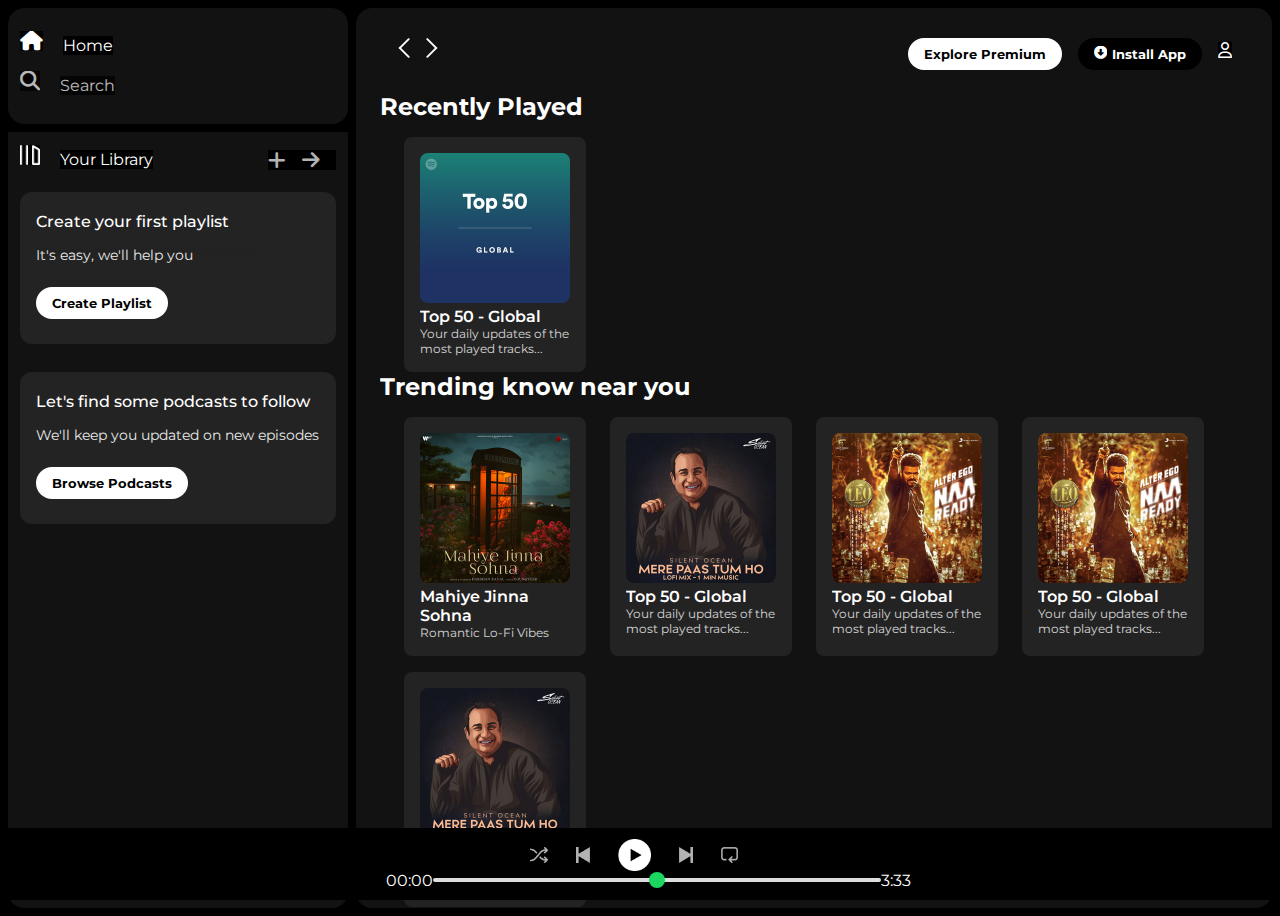
<file: index.html>
<!DOCTYPE html>
<html lang="en">

<head>
    <meta charset="UTF-8">
    <meta name="viewport" content="width=device-width, initial-scale=1.0">

    <link rel="icon" href="./assets/logo.png"> <!-- spotify icon  -->
    <title>Spotify - Web Player: Music for everyone</title>
    <!-- google font Montserrat  -->
    <link rel="preconnect" href="https://fonts.googleapis.com">
    <link rel="preconnect" href="https://fonts.gstatic.com" crossorigin>
    <link href="https://fonts.googleapis.com/css2?family=Montserrat:ital,wght@0,100..900;1,100..900&display=swap"
        rel="stylesheet">
    <!-- font-awesome cdn link  -->
    <link rel="stylesheet" href="https://cdnjs.cloudflare.com/ajax/libs/font-awesome/6.7.2/css/all.min.css"
        integrity="sha512-Evv84Mr4kqVGRNSgIGL/F/aIDqQb7xQ2vcrdIwxfjThSH8CSR7PBEakCr51Ck+w+/U6swU2Im1vVX0SVk9ABhg=="
        crossorigin="anonymous" referrerpolicy="no-referrer" />
    <!-- bootstrap cdn link  -->

    <link rel="stylesheet" href="style.css">
</head>

<body>
    <div class="main">

        <div class="sidebar">
            <div class="nav">
                <div class="nav-option" style="opacity: 1;">
                    <i class="fa-solid fa-house"></i>
                    <a href="#">Home</a>
                </div>
                <div class="nav-option">
                    <i class="fa-solid fa-magnifying-glass"></i>
                    <a href="#">Search</a>
                </div>
            </div>
            <div class="library">
                <div class="options">
                    <div class="lib-option nav-option" style="opacity: 1;">
                        <img src="./assets/library_icon.png" alt="">
                        <a href="#">Your Library</a>
                    </div>
                    <div class="icons">
                        <i class="fa-solid fa-plus"></i>
                        <i class="fa-solid fa-arrow-right"></i>
                    </div>
                </div>
                <div class="lib-box">
                    <div class="box">
                        <p class="box-p1">Create your first playlist</p>
                        <p class="box-p2">It's easy, we'll help you</p>
                        <button class="badge">Create Playlist</button>
                    </div>
                    <div class="box">
                        <p class="box-p1">Let's find some podcasts to follow</p>
                        <p class="box-p2">We'll keep you updated on new episodes</p>
                        <button class="badge">Browse Podcasts</button>
                    </div>

                </div>
            </div>
        </div>

        <div class="main-content">
            <div class="sticky-nav">
                <div class="sticky-nav-icons">
                    <img src="./assets/backward_icon.png" alt="">
                    <img src="./assets/forward_icon.png" alt="" class="hide">
                </div>
                <div class="sticky-nav-options">
                    <button class="badge nav-item hide">Explore Premium</button>
                    <button class="badge nav-item dark-badge"><i class="fa-solid fa-circle-down"
                            style="margin-right: 5px;"></i>Install App</button>
                    <i class="fa-regular fa-user nav-item"></i>
                </div>


            </div>


            <h2>Recently Played</h2>
            <div class="cards-container">
                <div class="card">
                    <img src="./assets/card1img.jpeg" class="card-img">
                    <p class="card-title">Top 50 - Global
                    </p>
                    <p class="card-info">Your daily updates of the most played tracks...</p>
                </div>
            </div>

            <h2>Trending know near you</h2>
            <div class="cards-container">
                <div class="card">
                    <img src="./assets/card2img.jpeg" class="card-img">
                    <p class="card-title">Mahiye Jinna Sohna</p>
                    <p class="card-info">Romantic Lo-Fi Vibes</p>
                </div>
                <div class="card">
                    <img src="./assets/card3img.jpeg" class="card-img">
                    <p class="card-title">Top 50 - Global</p>
                    <p class="card-info">Your daily updates of the most played tracks...</p>
                </div>
                <div class="card">
                    <img src="./assets/card4img.jpeg" class="card-img">
                    <p class="card-title">Top 50 - Global</p>
                    <p class="card-info">Your daily updates of the most played tracks...</p>
                </div>
                <div class="card">
                    <img src="./assets/card4img.jpeg" class="card-img">
                    <p class="card-title">Top 50 - Global</p>
                    <p class="card-info">Your daily updates of the most played tracks...</p>
                </div>
                <div class="card">
                    <img src="./assets/card3img.jpeg" class="card-img">
                    <p class="card-title">Top 50 - Global</p>
                    <p class="card-info">Your daily updates of the most played tracks...</p>
                </div>
            </div>


            <h2>Featured Charts</h2>
            <div class="cards-container">
                <div class="card">
                    <img src="./assets/card5img.jpeg" class="card-img">
                    <p class="card-title">Top Songs Global</p>
                    <p class="card-info">Weekly Music Charts</p>
                </div>
                <div class="card">
                    <img src="./assets/card6img.jpeg" class="card-img">
                    <p class="card-title">Top Songs India</p>
                    <p class="card-info">Weekly Music Charts</p>
                </div>
                <div class="card">
                    <img src="./assets/card1img.jpeg" class="card-img">
                    <p class="card-title">Top 50 - Global</p>
                    <p class="card-info">Your daily updates of the most played tracks...</p>
                </div>

            </div>
            <div class="footer">
                <div class="line"></div>
            </div>

        </div>


        <div class="music-player">
            <div class="album">
                <!-- <div class="album-img">
                    <img src="./assets/card2img.jpeg" alt="">
                    <p>Mahiye Jinna Sohna</p>
                    <p>David Khusnir</p>
                </div> -->
                <!-- <div class="album-icons">
                    
                </div> -->
            </div>
            <div class="player">
                <div class="player-controls">
                    <img src="./assets/player_icon1.png" class="player-controls-icon">
                    <img src="./assets/player_icon2.png" class="player-controls-icon">
                    <img src="./assets/player_icon3.png" class="player-controls-icon" style="opacity: 1; height:2rem">
                    <img src="./assets/player_icon4.png" class="player-controls-icon">
                    <img src="./assets/player_icon5.png" class="player-controls-icon">
                </div>
                <div class="playback-bar">
                    <span class="curr-time">00:00</span>
                    <input type="range" class="progress-bar" name="" id="" min="0" max="100" step="1">
                    <span class="tot-time">3:33</span>
                </div>
            </div>
            <div class="controls"></div>
        </div>
    </div>


    <script src="https://cdn.jsdelivr.net/npm/bootstrap@5.3.5/dist/js/bootstrap.bundle.min.js"></script>
</body>

</html>
</file>
<file: style.css>
*{
    font-family: "Montserrat", sans-serif;
    margin: 0;
    background-color: black;
    color: white;
    overflow: hidden;
}
.main{
    display: flex;
    height: 100vh;
    padding: 0.5rem;
}
/* SIDEBAR  */
.sidebar{
    background-color: black;
    width: 340px;
    border-radius: 1rem;    /*  ==16px*/
    margin-right: 0.5rem;
}

.main-content{
    background-color:#121212;
    flex:1;
    /* baki bachi sari jagah except sidebar ise de do  */
    border-radius: 1rem;
    overflow: auto;
    padding: 0 1.5rem 0 1.5rem;
}
.music-player{
    background-color: black;
    position: fixed;
    bottom: 0;
    width: 100%;
    height: 72px;
}
a{
    text-decoration: none;
    color: white;
}
.nav{
    background-color: #121212;
    border-radius: 1rem;
    display: flex;
    flex-direction: column;
    justify-content: center;    /* to align items vertically (as flex dir = column)*/
    height: 100px;
    padding: 0.5rem 0.75rem;
}
.nav-option{
    background-color: #121212;
    line-height: 2.5rem;
    opacity: 0.7;
    /* padding: 0.5rem 0.75rem; */
}
.nav-option:hover{  
    opacity: 1;
}
.nav-option i{
    font-size: 1.25rem;
    
}
.nav-option a{
    font-size: 1rem;
    margin-left: 1rem;
}
.library{
    background-color: #121212;
    height: 100%;
    margin-top: 0.5rem;
    padding: 0.5rem 0.75rem;
}
.options{
    background-color: #121212;
    display: flex;
    justify-content: space-between;
    align-items: center;
    
}
.lib-box{
    background-color: #121212;
}
.lib-option img{
    height: 1.25rem;
    width: 1.25rem;
}
.boxes{
    display: flex;
}
.icons{
    font-size: 1.25rem;
    display: flex;
}
.icons i{
    opacity: 0.7;
    margin-right: 1rem;
}
.icons i:hover{
    opacity: 1;
}
.box{
    background-color: #232323;
    height: 8rem;
    border-radius: 0.75rem;
    margin: 0.75rem 0 1.75rem 0;
    padding: 0.75rem 1rem;
}
.box-p1{
    font-size: 1rem;
    font-weight: 500;
    background-color: #232323;
    margin-top: 0.5rem;
    margin-bottom: 1rem;
}
.box-p2{
    
    font-size: 0.85rem;
    opacity: 0.9;
    background-color: #232323;
    margin-bottom: 1rem;
}
.badge{
    background-color: white;
    color: black;
    border: none;
    border-radius: 100px;
    padding: 0.25rem 1rem;
    font-weight: 700;
    margin-top: 0.5rem;
    height: 2rem;
    width: fit-content;

}
/* NAVBAR */
.sticky-nav{
    position: sticky;
    top: 0;
    background-color: #121212;
    display: flex;
    justify-content: space-between;
    align-items: center;
    padding: 1rem 0 1rem 0;
    z-index: 10;
}
.sticky-nav-icons {
    margin: 0.75rem;
    background-color: #121212;
}
.sticky-nav-icons img{
    background-color: #121212;
    
}
.sticky-nav-options{
    display: flex;
    justify-content: center;
    align-items: center;
    background-color: #121212;
}
.nav-item{
    margin-right: 1rem;
}
.dark-badge{
    background-color: black;
    color: white;
}
@media(max-width:1000px){
    .hide{
        display: none;
    }
}
/* CARDS */
h2{
    background-color: #121212;
}
.card{
    background-color: #232323;
    width: 150px;
    border-radius: 0.5rem;
    padding: 1rem;
    margin-left: 1.5rem;
    margin-top: 1rem;
}
.cards-container{
    display: flex;
    background-color: #121212;
    flex-wrap: wrap; /* to show cards in next line in case of more than 3 cards*/
}
.card-img{
    width: 100%;
    border-radius: 0.5rem;
}
.card-title{
    font-weight: 600;
    background-color: #232323;
}
.card-info{
    font-size: 0.78rem;
    opacity: 0.8;
    background-color: #232323;
}
/* FOOTER  */
.footer{
    height: 300px;
    display: flex;
    align-items: center;
    justify-content: center;
    background-color: #121212;
}
.line{
    height: 50%;
    width: 90% ;
    border-top: 1px solid white;
    opacity: 0.4;
    background-color: #121212;
}

/* MUSIC-PLAYER  */

.music-player{
    display: flex;
    justify-content: space-between;
    align-items: center;
}
.album{
    width: 25%;
}
.player{
    width: 50%;
}
.controls{
    width: 25%;
}

.player-controls{
    display: flex;
    justify-content: center;
    align-items: center;
    
}
.player-controls-icon{
    height: 1rem;
    margin-right: 1.75rem;
    opacity: 0.7;
}
.player-controls-icon:hover{
    opacity: 1;
}
.playback-bar{
    display: flex;
    justify-content: center;
    align-items: center;
}
.progress-bar{
    width: 70%;
    /* appearance se deafult styles of range input hta skte hai  */
    appearance: none;
    background-color: transparent;
    cursor: pointer;
    overflow: visible;

}
.progress-bar::-webkit-slider-runnable-track{
    background-color: #ddd;
    border-radius: 100px;
    height: 0.25rem;
    
}
.progress-bar::-webkit-slider-thumb{
    appearance: none;
    height: 1rem;
    width: 1rem;
    background-color: #1bd760;
    border-radius: 50%;
    margin-top: -6px;
    
}
</file>
